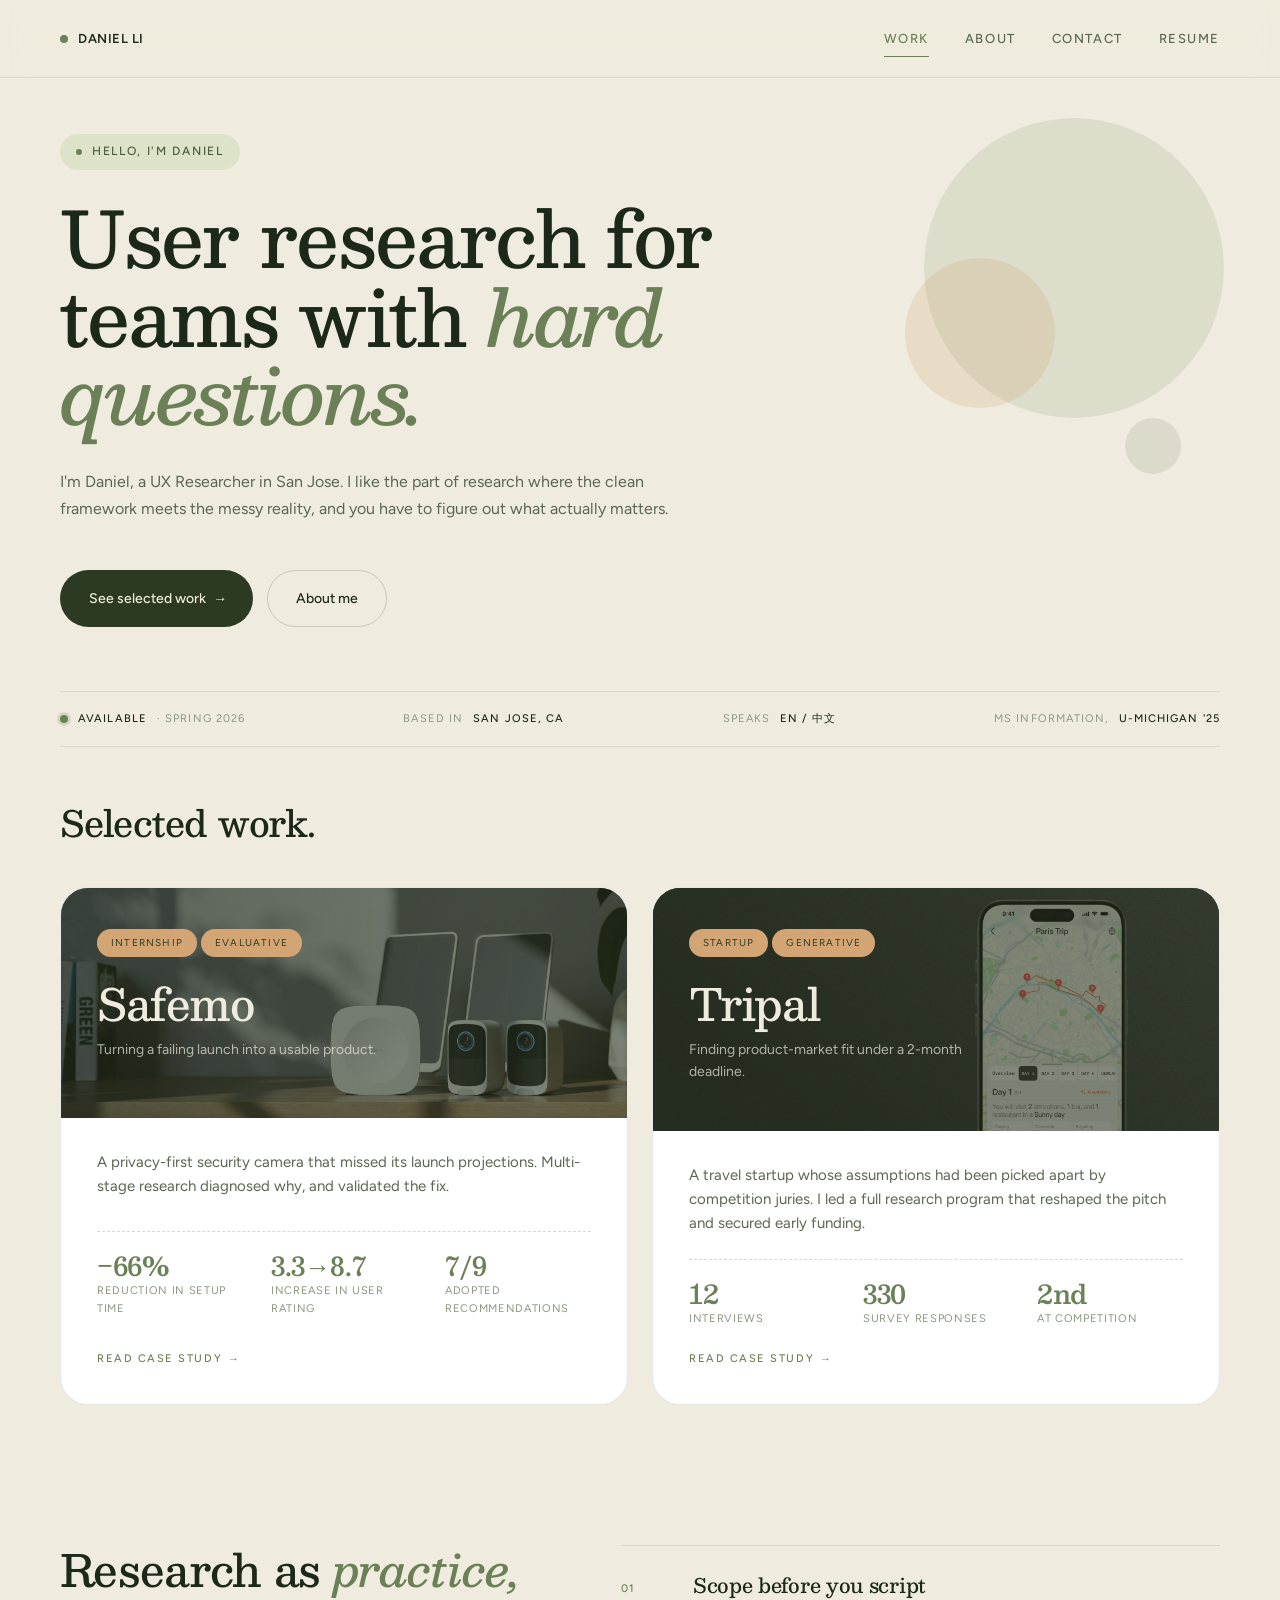
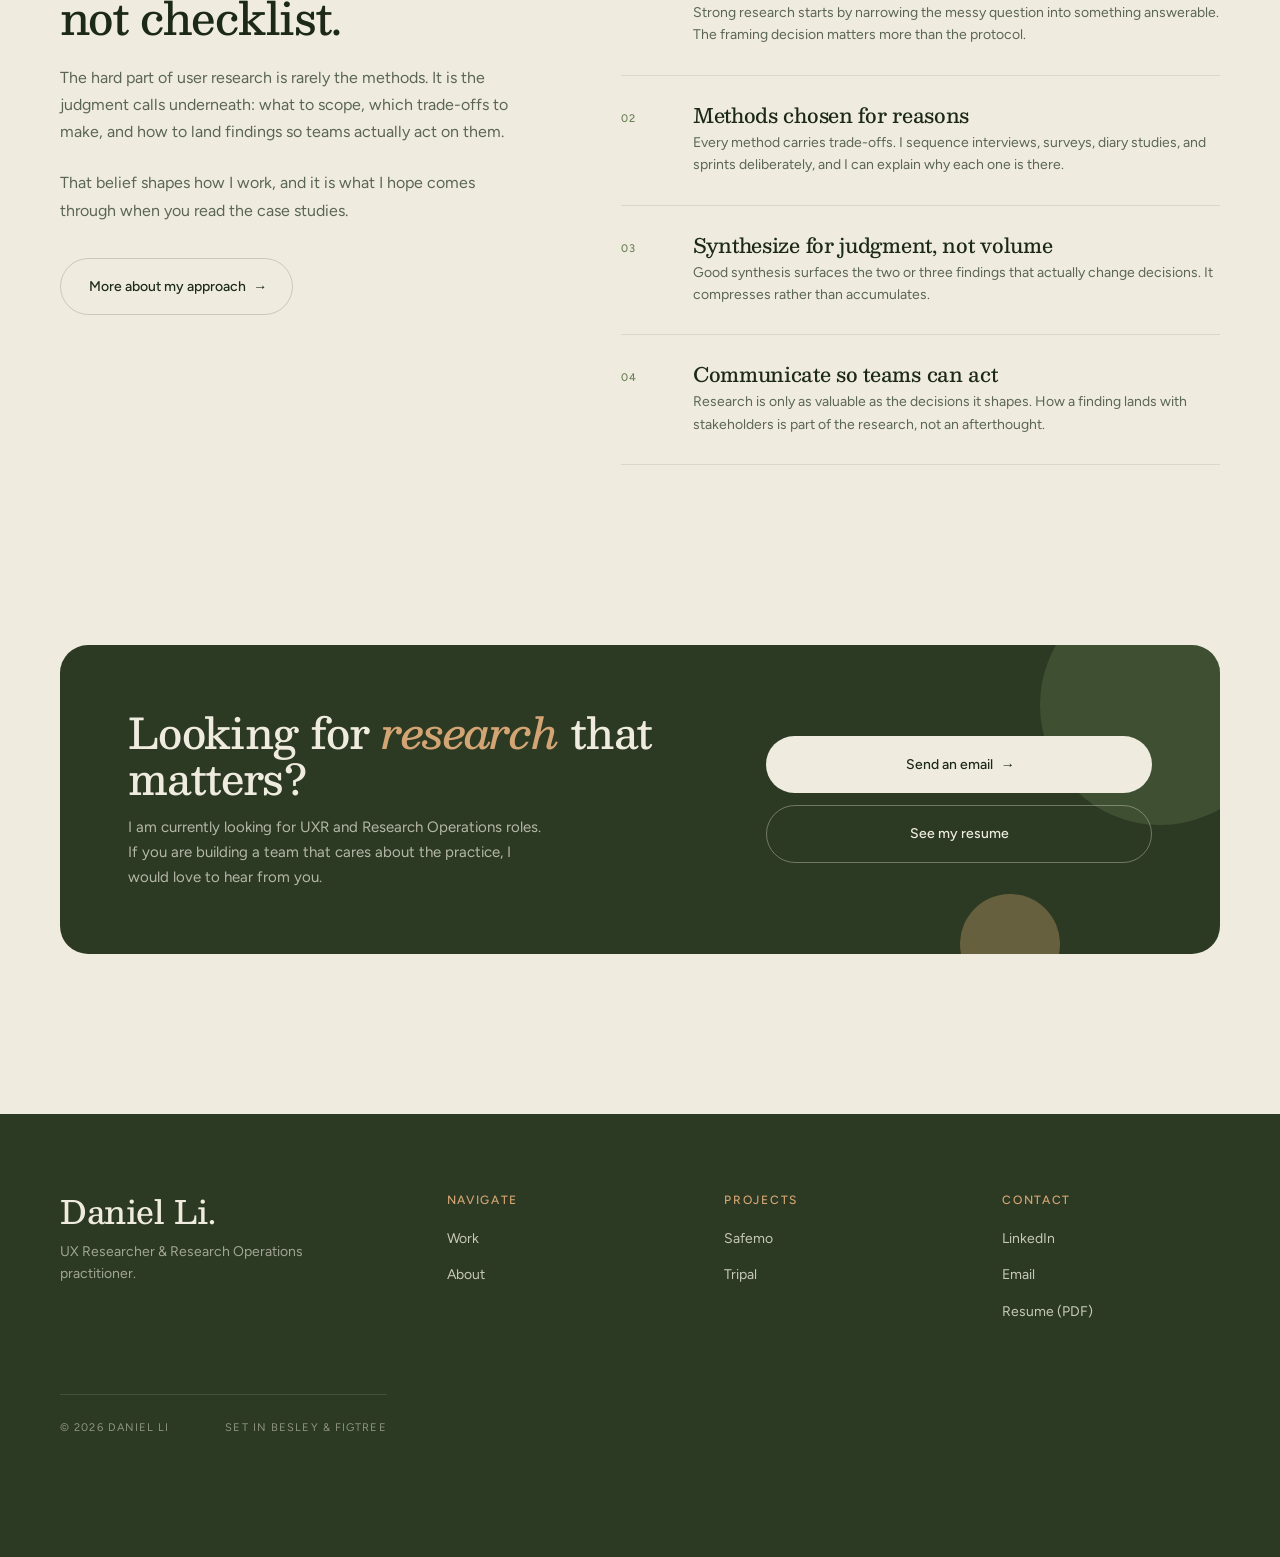
<file: index.html>
<!DOCTYPE html>
<html lang="en">
<head>
<meta charset="UTF-8">
<meta name="viewport" content="width=device-width, initial-scale=1.0">
<title>Daniel Li — UX Researcher &amp; Research Operations</title>
<meta name="description" content="Daniel Li is a UX Researcher and Research Operations practitioner based in Los Angeles.">
<link rel="stylesheet" href="fonts/fonts.css">
<link rel="stylesheet" href="styles.css">
<style>
  /* -------- HOME: Hero -------- */
  .home-hero {
    padding: 56px 0 64px;
    position: relative;
    overflow: hidden;
  }
  .home-hero .hero-shapes {
    position: absolute;
    top: 0;
    right: 0;
    width: 55%;
    height: 100%;
    pointer-events: none;
    z-index: 0;
  }

  .shape-moss {
    top: 40px;
    right: 8%;
    width: 300px;
    height: 300px;
    background: var(--primary);
    opacity: 0.13;
    animation: shapeFloat-a 22s ease-in-out infinite;
  }
  .shape-apricot {
    top: 180px;
    right: 32%;
    width: 150px;
    height: 150px;
    background: var(--accent);
    opacity: 0.22;
    animation: shapeFloat-b 18s ease-in-out -8s infinite;
  }
  .shape-small {
    top: 340px;
    right: 14%;
    width: 56px;
    height: 56px;
    background: var(--primary-dark);
    opacity: 0.12;
    animation: shapeFloat-c 14s ease-in-out -14s infinite;
  }

  @media (prefers-reduced-motion: reduce) {
    .shape-circle { animation: none; will-change: auto; }
  }

  @keyframes shapeFloat-a {
    0%, 100% { transform: translate(0, 0) scale(1); }
    20%       { transform: translate(-20px, 18px) scale(1.03); }
    45%       { transform: translate(14px, 28px) scale(0.97); }
    70%       { transform: translate(-8px, -16px) scale(1.02); }
  }
  @keyframes shapeFloat-b {
    0%, 100% { transform: translate(0, 0) scale(1); }
    30%       { transform: translate(16px, -22px) scale(1.06); }
    55%       { transform: translate(-18px, 12px) scale(0.95); }
    80%       { transform: translate(10px, 6px) scale(1.02); }
  }
  @keyframes shapeFloat-c {
    0%, 100% { transform: translate(0, 0) scale(1); }
    35%       { transform: translate(-12px, -18px) scale(1.08); }
    65%       { transform: translate(16px, 10px) scale(0.93); }
  }
  .home-hero .container {
    position: relative;
    z-index: 1;
  }
  .home-hero .eyebrow {
    margin-bottom: 28px;
  }
  .home-hero h1 {
    font-size: clamp(2.75rem, 6vw, 5rem);
    line-height: 1.02;
    font-weight: 500;
    letter-spacing: -0.025em;
    max-width: 920px;
    margin-bottom: 36px;
  }
  .home-hero h1 .line { display: block; }
  .home-hero h1 em { font-weight: 500; }
  .home-hero p {
    max-width: min(644px, 100%);
    margin-bottom: 48px;
  }
  .home-hero .cta-row {
    display: flex;
    gap: 14px;
    flex-wrap: wrap;
  }

  /* Status bar under hero */
  .status-bar {
    max-width: var(--container);
    margin: 0 auto;
    padding: 0 40px;
  }
  .status-bar .inner {
    display: flex;
    justify-content: space-between;
    align-items: center;
    padding: 18px 0;
    border-top: 1px solid var(--border);
    border-bottom: 1px solid var(--border);
    font-family: var(--font-mono);
    font-size: 11px;
    letter-spacing: 0.1em;
    text-transform: uppercase;
    color: var(--ink-3);
  }
  .status-bar .inner span { display: inline-flex; align-items: center; gap: 10px; }
  .status-bar .inner span b { color: var(--ink); font-weight: 500; }
  .status-bar .status-dot {
    display: inline-block;
    width: 8px; height: 8px;
    background: var(--primary);
    border-radius: 50%;
    box-shadow: 0 0 0 3px rgba(107, 128, 87, 0.2);
    animation: pulse 2s ease-in-out infinite;
  }
  @keyframes pulse {
    0%, 100% { box-shadow: 0 0 0 3px rgba(107, 128, 87, 0.2); }
    50% { box-shadow: 0 0 0 6px rgba(107, 128, 87, 0.08); }
  }

  /* -------- Featured Work -------- */
  .work-section {
    padding: 56px 0 40px;
  }
  .work-header {
    display: flex;
    justify-content: space-between;
    align-items: baseline;
    margin-bottom: 36px;
    flex-wrap: wrap;
    gap: 20px;
  }
  .work-header .headline {
    max-width: 560px;
  }
  .work-header h2 {
    font-size: clamp(1.75rem, 3vw, 2.25rem);
    margin-bottom: 8px;
  }
  .work-header p {
    font-size: 15px;
    color: var(--ink-2);
    max-width: 520px;
  }
  .work-header .count {
    font-family: var(--font-mono);
    font-size: 11px;
    letter-spacing: 0.12em;
    text-transform: uppercase;
    color: var(--ink-3);
  }

  /* Equal-weight project grid */
  .project-grid {
    display: grid;
    grid-template-columns: 1fr 1fr;
    gap: 24px;
  }
  .project-card {
    background: var(--bg-card);
    border: 1px solid var(--border);
    border-radius: var(--radius-xl);
    overflow: hidden;
    text-decoration: none;
    color: inherit;
    cursor: pointer;
    display: flex;
    flex-direction: column;
    transition: transform 0.35s ease, box-shadow 0.35s ease, border-color 0.35s ease;
  }
  .project-card:hover {
    transform: translateY(-4px);
    border-color: var(--primary);
    box-shadow: 0 30px 60px -30px rgba(28, 41, 25, 0.18);
  }
  .project-card .visual {
    background: var(--primary-deep);
    color: var(--bg);
    padding: 40px 36px 48px;
    position: relative;
    overflow: hidden;
    min-height: 230px;
  }
  .project-card .visual .tag {
    display: inline-block;
    font-family: var(--font-mono);
    font-size: 10px;
    letter-spacing: 0.12em;
    text-transform: uppercase;
    padding: 6px 14px;
    border-radius: var(--radius-pill);
    margin-bottom: 24px;
    background: rgba(239, 236, 223, 0.14);
    color: var(--bg);
  }
  .project-card .visual .tag.featured {
    background: var(--accent);
    color: var(--primary-deep);
  }
  .project-card .visual h3 {
    font-family: var(--font-display);
    font-size: 2.75rem;
    font-weight: 500;
    color: var(--bg);
    line-height: 1;
    letter-spacing: -0.02em;
    margin-bottom: 14px;
    position: relative;
    z-index: 1;
  }
  .project-card .visual h3 em {
    color: var(--accent);
    font-style: italic;
  }
  .project-card .visual .subtitle {
    font-size: 14px;
    color: rgba(239, 236, 223, 0.7);
    max-width: 280px;
    line-height: 1.55;
    position: relative;
    z-index: 1;
    margin: 0;
  }
  /* ---- Card banner backgrounds ---- */
  .safemo-card .visual {
    background-image: url('assets/safemo/safemo-case-study-banner.jpg');
    background-size: cover;
    background-position: center;
  }
  .tripal-card .visual {
    background-image: url('assets/tripal/tripal-case-study-banner.png');
    background-size: cover;
    background-position: center;
  }
  .safemo-card .visual::before,
  .tripal-card .visual::before {
    content: '';
    position: absolute;
    inset: 0;
    background: rgba(45, 58, 35, 0.60);
    z-index: 0;
    transition: opacity 0.4s ease;
  }
  .safemo-card:hover .visual::before,
  .tripal-card:hover .visual::before { opacity: 0; }
  .safemo-card .visual > *,
  .tripal-card .visual > * { position: relative; z-index: 1; }

  .project-card .content {
    padding: 32px 36px 36px;
    flex: 1;
    display: flex;
    flex-direction: column;
    justify-content: space-between;
  }
  .project-card .content .intro-text {
    font-size: 15px;
    line-height: 1.6;
    color: var(--ink-2);
    margin-bottom: 24px;
  }
  .project-card .metrics-row {
    display: flex;
    gap: 28px;
    padding-top: 20px;
    border-top: 1px dashed var(--border-strong);
    margin-bottom: 22px;
  }
  .metric-inline {
    flex: 1;
  }
  .metric-inline .num {
    font-family: var(--font-display);
    font-size: 1.625rem;
    font-weight: 600;
    color: var(--primary);
    line-height: 1;
    margin-bottom: 4px;
    letter-spacing: -0.015em;
  }
  .metric-inline .label {
    font-size: 11px;
    color: var(--ink-3);
    text-transform: uppercase;
    letter-spacing: 0.06em;
  }
  .project-card .read-more {
    display: inline-flex;
    align-items: center;
    gap: 8px;
    font-family: var(--font-mono);
    font-size: 11px;
    letter-spacing: 0.14em;
    text-transform: uppercase;
    color: var(--primary);
    font-weight: 500;
  }
  .project-card .read-more .arrow {
    transition: transform 0.3s;
  }
  .project-card:hover .read-more .arrow { transform: translateX(4px); }

  /* -------- Approach snapshot -------- */
  .approach-section {
    padding: 100px 0;
  }
  .approach-section .container {
    display: grid;
    grid-template-columns: 1fr 1.3fr;
    gap: 100px;
    align-items: start;
  }
  .approach-section .headline h2 {
    font-size: clamp(1.875rem, 3.5vw, 2.75rem);
    margin-bottom: 22px;
  }
  .approach-section .headline h2 em {
    color: var(--primary);
    font-weight: 500;
  }
  .approach-section .headline p {
    font-size: 16px;
    line-height: 1.7;
    color: var(--ink-2);
    margin-bottom: 24px;
  }
  .approach-section .headline .btn-secondary { margin-top: 10px; }

  .approach-list {
    list-style: none;
    counter-reset: approach;
  }
  .approach-list li {
    padding: 28px 0;
    border-top: 1px solid var(--border);
    display: grid;
    grid-template-columns: 48px 1fr;
    gap: 24px;
    counter-increment: approach;
  }
  .approach-list li:last-child { border-bottom: 1px solid var(--border); }
  .approach-list li::before {
    content: "0" counter(approach);
    font-family: var(--font-mono);
    font-size: 11px;
    color: var(--primary);
    font-weight: 500;
    letter-spacing: 0.1em;
    padding-top: 6px;
  }
  .approach-list h4 {
    font-family: var(--font-display);
    font-size: 1.25rem;
    font-weight: 500;
    margin-bottom: 6px;
  }
  .approach-list p {
    font-size: 14px;
    color: var(--ink-2);
    line-height: 1.6;
    margin: 0;
  }

  /* -------- Contact strip -------- */
  .contact-strip {
    padding: 80px 0 40px;
  }
  .contact-strip .inner {
    background: var(--primary-deep);
    color: var(--bg);
    border-radius: var(--radius-xl);
    padding: 64px 68px;
    display: grid;
    grid-template-columns: 1.5fr 1fr;
    gap: 60px;
    align-items: center;
    position: relative;
    overflow: hidden;
  }
  .contact-strip .inner .decor {
    top: -60px;
    right: -60px;
    width: 240px;
    height: 240px;
    background: var(--primary);
    opacity: 0.3;
  }
  .contact-strip .inner .decor-2 {
    bottom: -40px;
    right: 160px;
    width: 100px;
    height: 100px;
    background: var(--accent);
    opacity: 0.35;
  }
  .contact-strip h2 {
    font-size: clamp(1.875rem, 3.4vw, 2.625rem);
    color: var(--bg);
    line-height: 1.1;
    margin-bottom: 14px;
    position: relative;
    z-index: 1;
  }
  .contact-strip h2 em { color: var(--accent); }
  .contact-strip p {
    font-size: 15px;
    color: rgba(239, 236, 223, 0.7);
    max-width: 420px;
    position: relative;
    z-index: 1;
    margin: 0;
  }
  .contact-strip .actions {
    display: flex;
    flex-direction: column;
    gap: 12px;
    position: relative;
    z-index: 1;
  }
  .contact-strip .actions .btn {
    justify-content: center;
  }

  /* -------- Responsive -------- */
  @media (max-width: 980px) {
    .home-hero { padding: 40px 0 56px; }
    .home-hero .hero-shapes { opacity: 0.5; }
    .shape-moss { width: 200px; height: 200px; top: 20px; right: -40px; }
    .shape-apricot { width: 100px; height: 100px; top: 140px; right: 80px; }
    .shape-small { display: none; }
    .status-bar .inner {
      flex-direction: column;
      align-items: flex-start;
      gap: 10px;
      padding: 16px 0;
    }
    .work-section { padding: 56px 0 30px; }
    .project-grid { grid-template-columns: 1fr; gap: 20px; }
    .project-card .visual { padding: 36px 32px 40px; min-height: 200px; }
    .project-card .visual h3 { font-size: 2.25rem; }
    .project-card .content { padding: 28px 32px 32px; }
    .approach-section { padding: 72px 0; }
    .approach-section .container {
      grid-template-columns: 1fr;
      gap: 48px;
    }
    .contact-strip .inner {
      grid-template-columns: 1fr;
      padding: 48px 36px;
      gap: 32px;
    }
    .contact-strip .actions .btn { width: 100%; }
  }
  @media (max-width: 600px) {
    .project-card .metrics-row {
      flex-direction: column;
      gap: 14px;
    }
    .contact-strip .inner { padding: 36px 26px; }
  }
</style>
</head>
<body>

<!-- ============ HEADER ============ -->
<header class="site-header">
  <nav class="nav">
    <a href="index.html" class="nav-logo">Daniel Li</a>
    <div class="nav-links">
      <a href="index.html" class="active">Work</a>
      <a href="about.html">About</a>
      <a href="mailto:zhiboliuxr@gmail.com">Contact</a>
      <a href="assets/daniel-li-resume.pdf" target="_blank">Resume</a>
    </div>
  </nav>
</header>

<!-- ============ HERO ============ -->
<section class="home-hero">
  <div class="hero-shapes">
    <div class="shape-circle shape-moss"></div>
    <div class="shape-circle shape-apricot"></div>
    <div class="shape-circle shape-small"></div>
  </div>
  <div class="container">
    <div class="eyebrow">Hello, I'm Daniel</div>
    <h1>
      <span class="line">User research for</span>
      <span class="line">teams with <em>hard questions.</em></span>
    </h1>
    <p>I'm Daniel, a UX Researcher in San Jose. I like the part of research where the clean framework meets the messy reality, and you have to figure out what actually matters. </p>
    <div class="cta-row">
      <a href="#work" class="btn btn-primary">See selected work <span class="arrow">→</span></a>
      <a href="about.html" class="btn btn-secondary">About me</a>
    </div>
  </div>
</section>

<!-- ============ STATUS BAR ============ -->
<div class="status-bar">
  <div class="inner">
    <span><i class="status-dot"></i> <b>Available</b> · Spring 2026</span>
    <span>Based in <b>San Jose, CA</b></span>
    <span>Speaks <b>EN / 中文</b></span>
    <span>MS Information, <b>U-Michigan '25</b></span>
  </div>
</div>

<!-- ============ SELECTED WORK ============ -->
<section class="work-section" id="work">
  <div class="container">
    <div class="work-header">
      <div class="headline">
        <h2>Selected work.</h2>
      </div>

    </div>

    <div class="project-grid">
      <!-- SAFEMO CARD -->
      <a href="safemo.html" class="project-card safemo-card">
        <div class="visual">
          <span class="tag featured">Internship</span>
          <span class="tag featured">Evaluative</span>
          <h3>Safemo</h3>
          <p class="subtitle">Turning a failing launch into a usable product.</p>
        </div>
        <div class="content">
          <p class="intro-text">A privacy-first security camera that missed its launch projections. Multi-stage research diagnosed why, and validated the fix.</p>
          <div class="metrics-row">
            <div class="metric-inline">
              <div class="num">−66%</div>
              <div class="label">Reduction in setup time</div>
            </div>
            <div class="metric-inline">
              <div class="num">3.3→8.7</div>
              <div class="label">Increase in User Rating</div>
            </div>
            <div class="metric-inline">
              <div class="num">7/9</div>
              <div class="label">Adopted Recommendations</div>
            </div>
          </div>
          <span class="read-more">Read case study <span class="arrow">→</span></span>
        </div>
      </a>

      <!-- TRIPAL CARD -->
      <a href="tripal.html" class="project-card tripal-card">
        <div class="visual">
          <span class="tag featured">Startup</span>
          <span class="tag featured">Generative</span>
          <h3>Tripal</h3>
          <p class="subtitle">Finding product-market fit under a 2-month deadline.</p>
        </div>
        <div class="content">
          <p class="intro-text">A travel startup whose assumptions had been picked apart by competition juries. I led a full research program that reshaped the pitch and secured early funding.</p>
          <div class="metrics-row">
            <div class="metric-inline">
              <div class="num">12</div>
              <div class="label">Interviews</div>
            </div>
            <div class="metric-inline">
              <div class="num">330</div>
              <div class="label">Survey responses</div>
            </div>
            <div class="metric-inline">
              <div class="num">2nd</div>
              <div class="label">At competition</div>
            </div>
          </div>
          <span class="read-more">Read case study <span class="arrow">→</span></span>
        </div>
      </a>
    </div>
  </div>
</section>

<!-- ============ APPROACH ============ -->
<section class="approach-section">
  <div class="container">
    <div class="headline">
      <h2>Research as <em>practice,</em> not checklist.</h2>
      <p>The hard part of user research is rarely the methods. It is the judgment calls underneath: what to scope, which trade-offs to make, and how to land findings so teams actually act on them.</p>
      <p>That belief shapes how I work, and it is what I hope comes through when you read the case studies.</p>
      <a href="about.html" class="btn btn-secondary">More about my approach <span class="arrow">→</span></a>
    </div>
    <ol class="approach-list">
      <li>
        <div>
          <h4>Scope before you script</h4>
          <p>Strong research starts by narrowing the messy question into something answerable. The framing decision matters more than the protocol.</p>
        </div>
      </li>
      <li>
        <div>
          <h4>Methods chosen for reasons</h4>
          <p>Every method carries trade-offs. I sequence interviews, surveys, diary studies, and sprints deliberately, and I can explain why each one is there.</p>
        </div>
      </li>
      <li>
        <div>
          <h4>Synthesize for judgment, not volume</h4>
          <p>Good synthesis surfaces the two or three findings that actually change decisions. It compresses rather than accumulates.</p>
        </div>
      </li>
      <li>
        <div>
          <h4>Communicate so teams can act</h4>
          <p>Research is only as valuable as the decisions it shapes. How a finding lands with stakeholders is part of the research, not an afterthought.</p>
        </div>
      </li>
    </ol>
  </div>
</section>

<!-- ============ CONTACT STRIP ============ -->
<section class="contact-strip">
  <div class="container">
    <div class="inner">
      <div>
        <h2>Looking for <em>research</em> that matters?</h2>
        <p>I am currently looking for UXR and Research Operations roles. If you are building a team that cares about the practice, I would love to hear from you.</p>
      </div>
      <div class="actions">
        <a href="mailto:zhiboliuxr@gmail.com" class="btn btn-primary btn-on-dark">Send an email <span class="arrow">→</span></a>
        <a href="assets/daniel-li-resume.pdf" target="_blank" class="btn btn-secondary btn-on-dark">See my resume</a>
      </div>
      <div class="decor decor-blob"></div>
      <div class="decor-2 decor-blob"></div>
    </div>
  </div>
</section>

<!-- ============ FOOTER ============ -->
<footer class="site-footer">
  <div class="container">
    <div class="footer-intro">
      <h3>Daniel Li.</h3>
      <p class="tagline">UX Researcher &amp; Research Operations practitioner.</p>
    </div>
    <div class="footer-col">
      <h4>Navigate</h4>
      <ul>
        <li><a href="index.html">Work</a></li>
        <li><a href="about.html">About</a></li>
      </ul>
    </div>
    <div class="footer-col">
      <h4>Projects</h4>
      <ul>
        <li><a href="safemo.html">Safemo</a></li>
        <li><a href="tripal.html">Tripal</a></li>
      </ul>
    </div>
    <div class="footer-col">
      <h4>Contact</h4>
      <ul>
        <li><a href="https://www.linkedin.com/in/zhibo-li-ux/">LinkedIn</a></li>
        <li><a href="mailto:zhiboliuxr@gmail.com">Email</a></li>
        <li><a href="assets/daniel-li-resume.pdf" target="_blank">Resume (PDF)</a></li>
      </ul>
    </div>
    <div class="colophon">
      <span>© 2026 Daniel Li</span>
      <span>Set in Besley &amp; Figtree</span>
    </div>
  </div>
</footer>

</body>
</html>
</file>
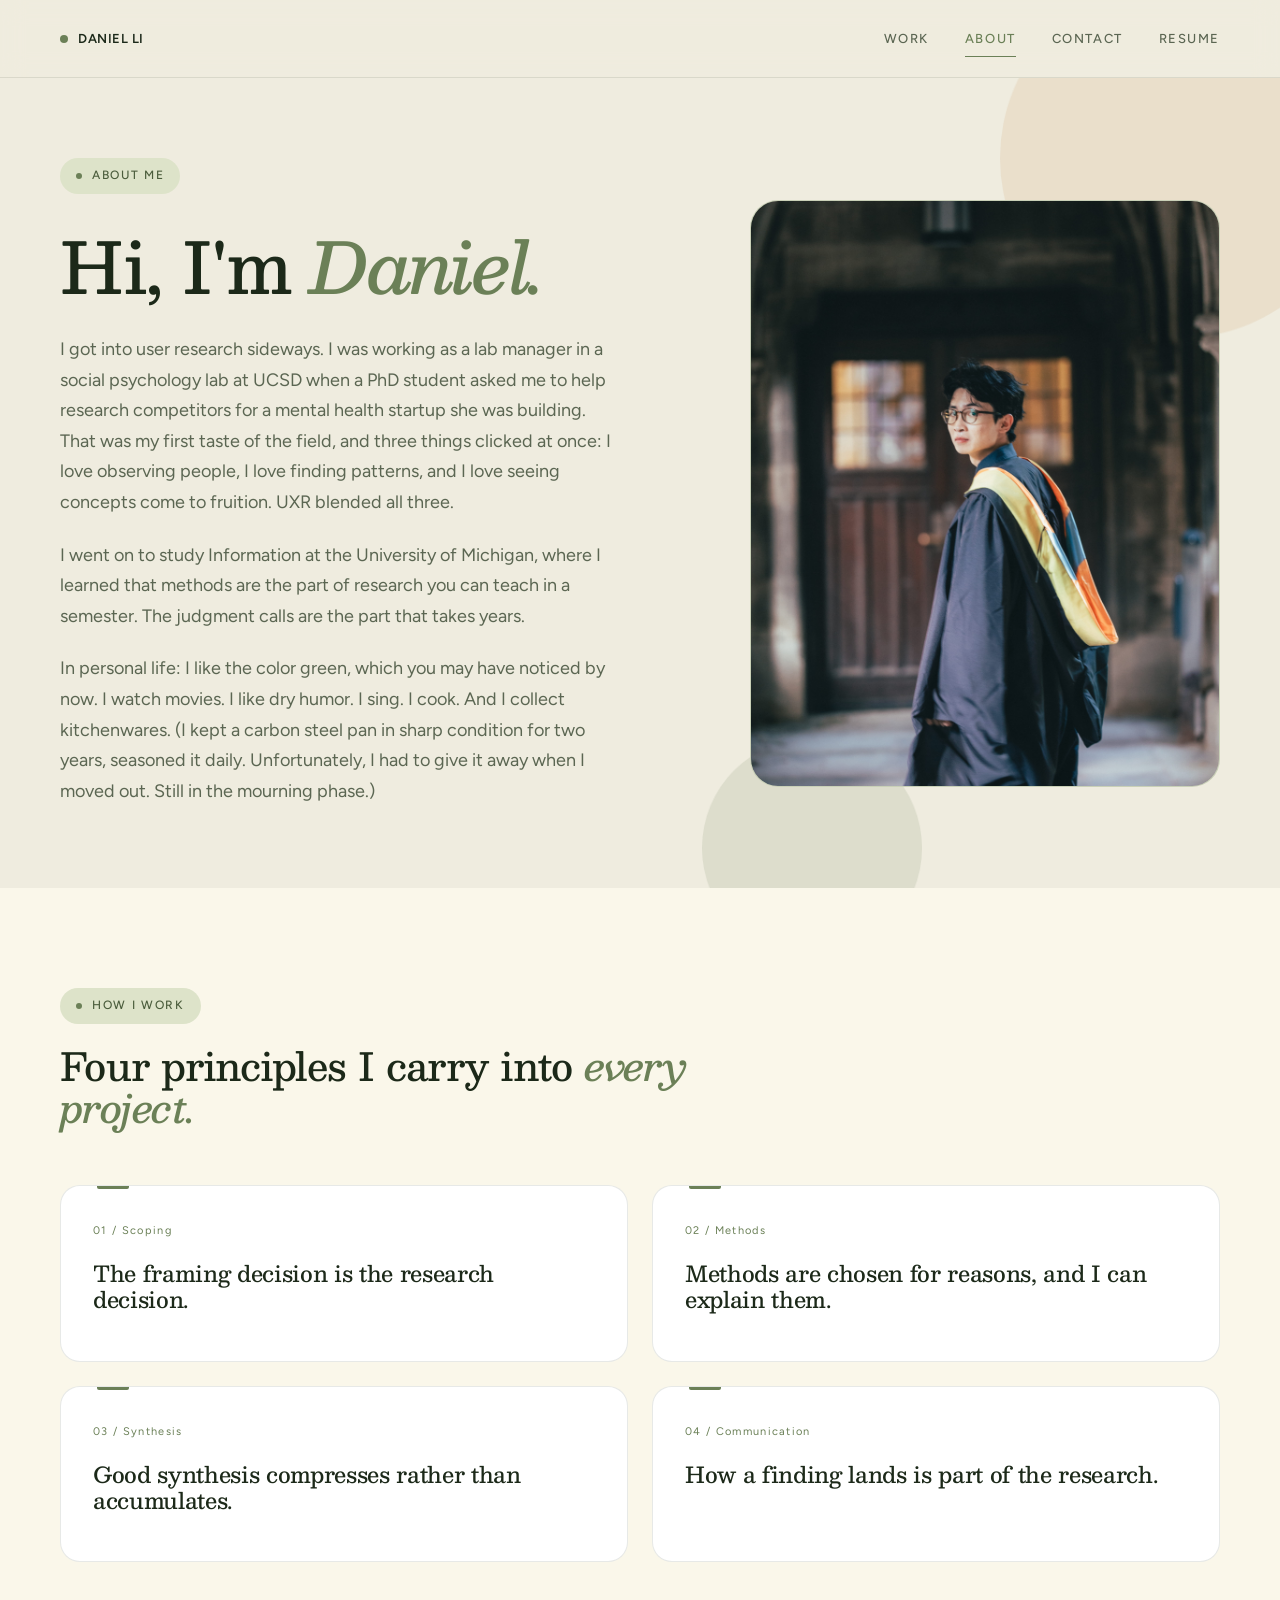
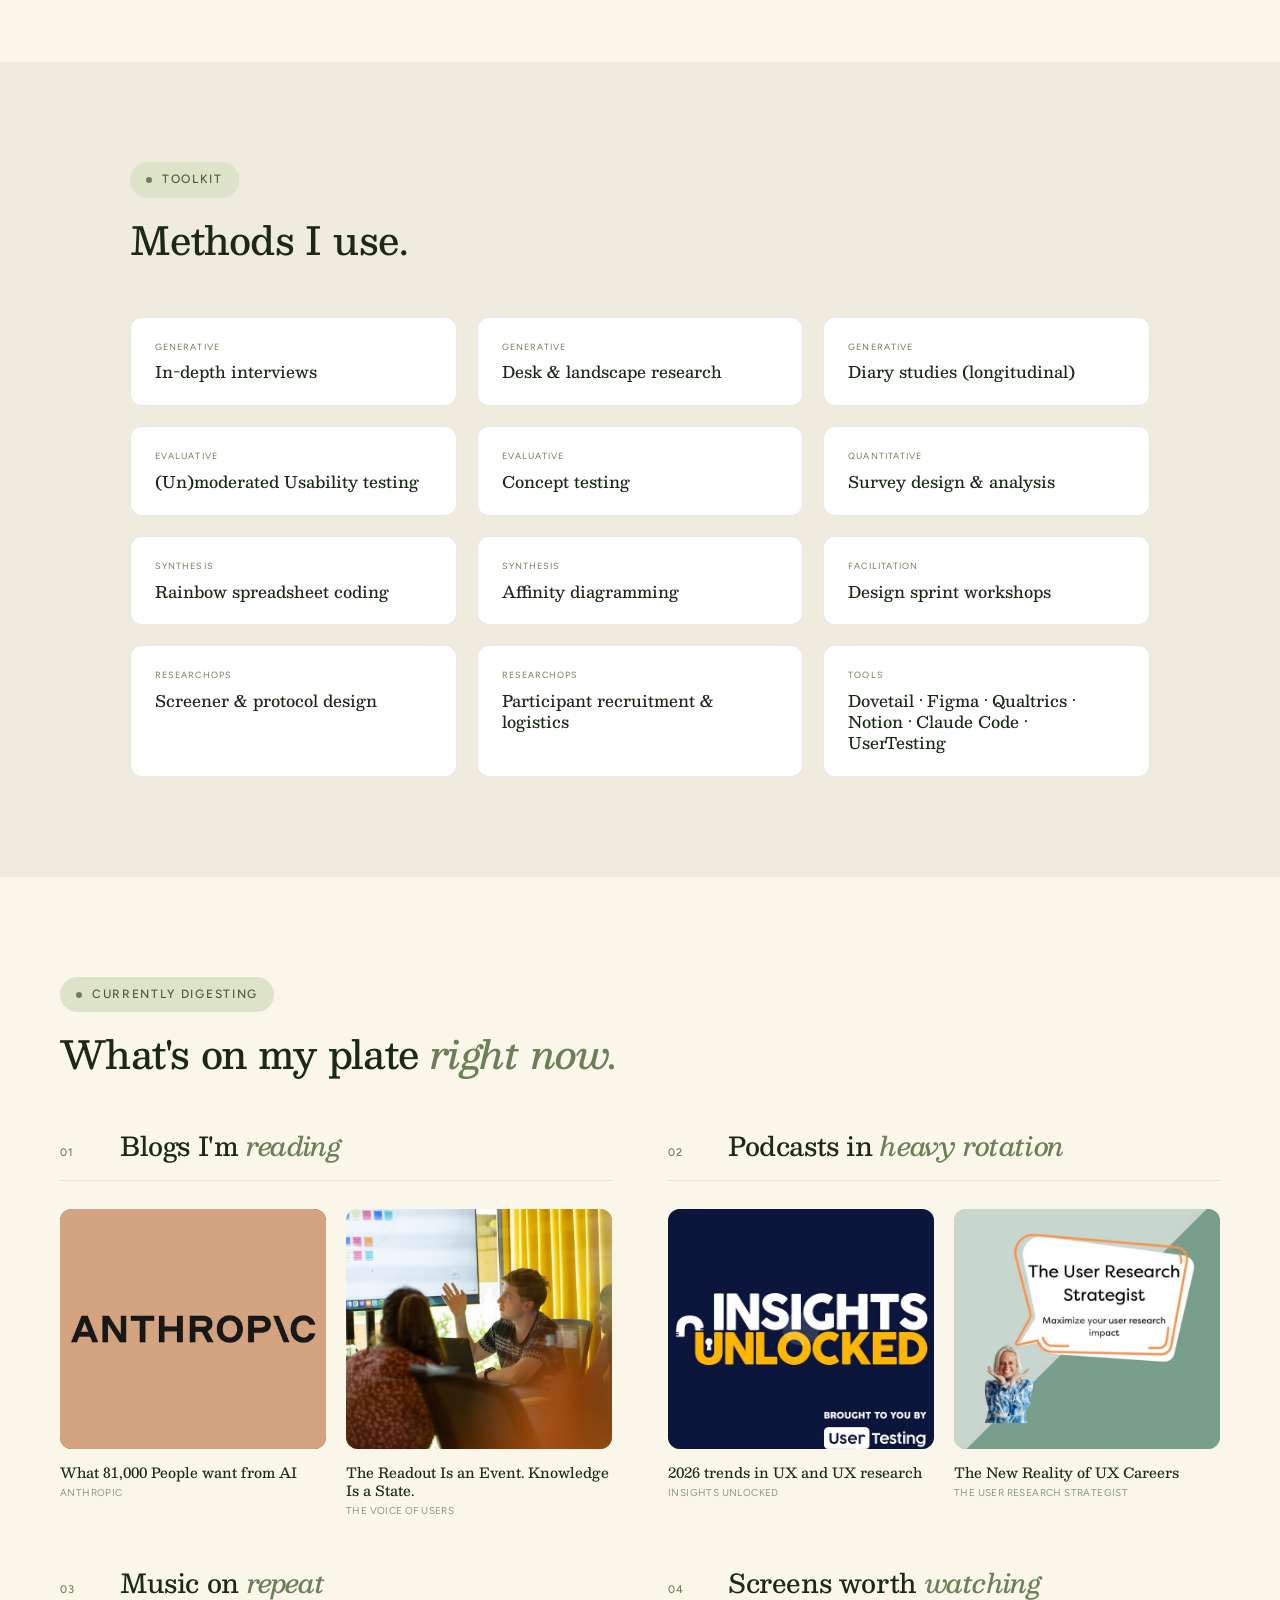
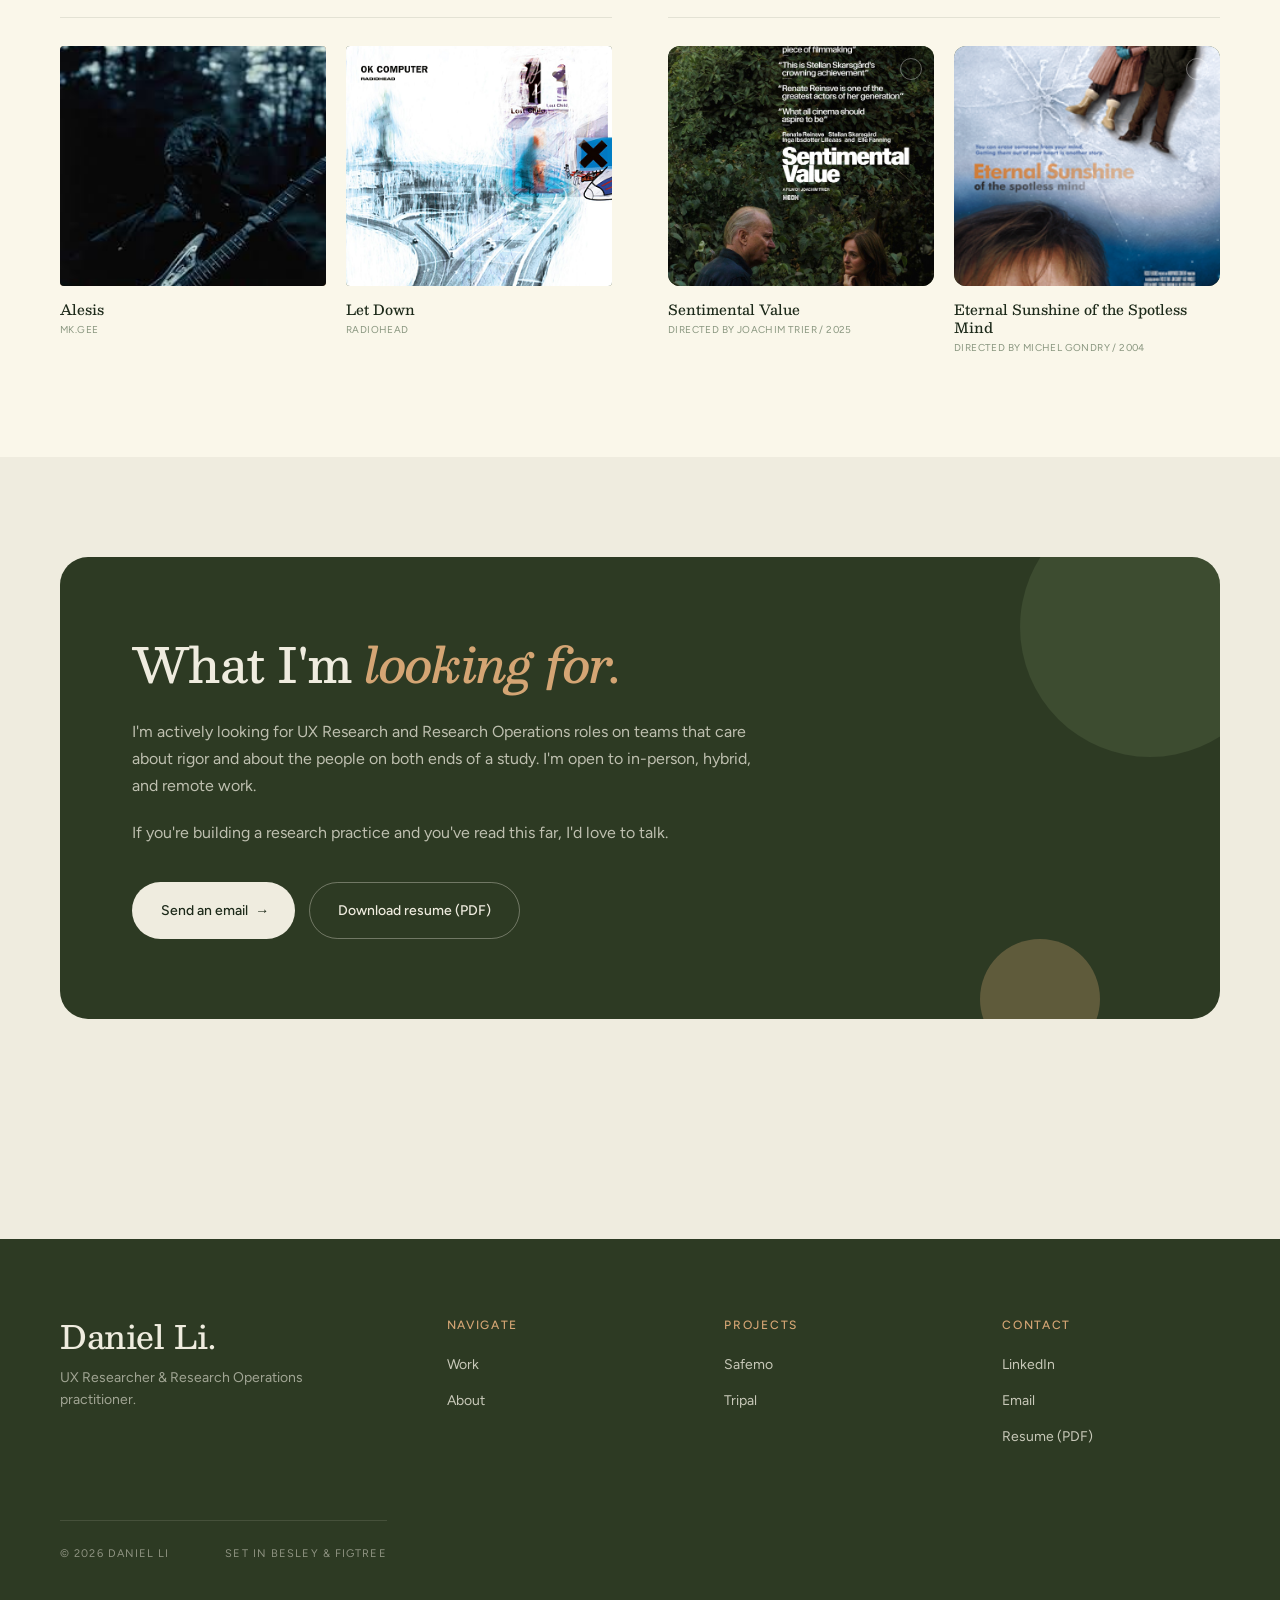
<file: about.html>
<!DOCTYPE html>
<html lang="en">
<head>
<meta charset="UTF-8">
<meta name="viewport" content="width=device-width, initial-scale=1.0">
<title>About — Daniel Li</title>
<meta name="description" content="About Daniel Li — UX Researcher and Research Operations practitioner. Background, approach, methods, and what I'm looking for.">
<link rel="stylesheet" href="fonts/fonts.css">
<link rel="stylesheet" href="styles.css">
<style>
  /* -------- About Hero -------- */
  .about-hero {
    padding: 80px 0 60px;
    position: relative;
    overflow: hidden;
  }

  .hero-orbs {
    position: absolute;
    inset: 0;
    pointer-events: none;
    z-index: 0;
  }

  .orb-a {
    width: 360px;
    height: 360px;
    top: -100px;
    right: -80px;
    background: var(--accent);
    opacity: 0.18;
    animation: orbFloat-a 21s ease-in-out infinite;
  }
  .orb-b {
    width: 220px;
    height: 220px;
    bottom: -70px;
    right: 28%;
    background: var(--primary);
    opacity: 0.14;
    animation: orbFloat-b 27s ease-in-out infinite;
    animation-delay: -12s;
  }
  .orb-c {
    width: 90px;
    height: 90px;
    top: 38%;
    right: 6%;
    background: var(--primary-dark);
    opacity: 0.13;
    animation: orbFloat-c 17s ease-in-out infinite;
    animation-delay: -6s;
  }
  @media (prefers-reduced-motion: reduce) {
    .orb { animation: none; will-change: auto; }
  }

  @keyframes orbFloat-a {
    0%, 100% { transform: translate(0, 0) scale(1); }
    20%       { transform: translate(-22px, 16px) scale(1.03); }
    45%       { transform: translate(16px, 30px) scale(0.97); }
    70%       { transform: translate(-10px, -18px) scale(1.02); }
  }
  @keyframes orbFloat-b {
    0%, 100% { transform: translate(0, 0) scale(1); }
    25%       { transform: translate(18px, -26px) scale(1.05); }
    55%       { transform: translate(-20px, 14px) scale(0.95); }
    80%       { transform: translate(10px, 8px) scale(1.02); }
  }
  @keyframes orbFloat-c {
    0%, 100% { transform: translate(0, 0) scale(1); }
    35%       { transform: translate(-14px, -20px) scale(1.07); }
    65%       { transform: translate(18px, 12px) scale(0.94); }
  }
  .about-hero .container {
    position: relative;
    z-index: 1;
    display: grid;
    grid-template-columns: 1.3fr 1fr;
    gap: 80px;
    align-items: center;
  }
  .about-hero .text .eyebrow { margin-bottom: 36px; }
  .about-hero h1 {
    font-size: clamp(2.75rem, 5.5vw, 4.75rem);
    line-height: 1.02;
    letter-spacing: -0.02em;
    margin-bottom: 32px;
    max-width: 720px;
  }
  .about-hero h1 em { color: var(--primary); }
  .about-hero .lede {
    font-size: 18px;
    line-height: 1.7;
    color: var(--ink-2);
    max-width: 560px;
    margin-bottom: 22px;
  }

  /* Portrait placeholder */
  .portrait-frame {
    position: relative;
    aspect-ratio: 4 / 5;
    border-radius: var(--radius-xl);
    overflow: hidden;
    background: var(--bg-sage);
    border: 1px solid var(--border);
  }
  .portrait-frame .placeholder {
    position: absolute;
    inset: 0;
    display: flex;
    flex-direction: column;
    align-items: center;
    justify-content: center;
    gap: 18px;
    color: var(--primary-dark);
    text-align: center;
    padding: 32px;
  }
  .portrait-frame .placeholder .avatar {
    width: 120px;
    height: 120px;
    border-radius: 50%;
    background: var(--primary);
    display: flex;
    align-items: center;
    justify-content: center;
    font-family: var(--font-display);
    font-size: 3rem;
    font-weight: 500;
    color: var(--bg);
  }
  .portrait-frame .placeholder .note {
    font-family: var(--font-mono);
    font-size: 10px;
    letter-spacing: 0.12em;
    text-transform: uppercase;
    color: var(--primary-dark);
    opacity: 0.75;
    line-height: 1.6;
  }
  .portrait-frame img {
    width: 100%;
    height: 100%;
    object-fit: cover;
    display: block;
  }

  /* -------- Bio sections -------- */
  .bio-section {
    padding: 100px 0;
  }
  .bio-section .container {
    max-width: 880px;
  }
  .bio-section h2 {
    font-size: clamp(1.875rem, 3.2vw, 2.75rem);
    margin-bottom: 32px;
  }
  .bio-section h2 em { color: var(--primary); }
  .bio-section p {
    font-size: 17px;
    line-height: 1.75;
    color: var(--ink-2);
    margin-bottom: 1.25rem;
  }
  .bio-section p strong { color: var(--ink); font-weight: 500; }

  /* -------- Section headers -------- */
  .section-head {
    margin-bottom: 56px;
  }
  .section-head .eyebrow { margin-bottom: 20px; }
  .section-head h2 {
    font-size: clamp(1.75rem, 3vw, 2.5rem);
    max-width: 720px;
  }

  /* -------- Approach (expanded) -------- */
  .approach-deep {
    padding: 100px 0;
    background: var(--bg-alt);
  }
  .approach-grid {
    display: grid;
    grid-template-columns: repeat(2, 1fr);
    gap: 24px;
  }
  .approach-tile {
    padding: 36px 32px;
    position: relative;
  }
  .approach-tile .num {
    font-family: var(--font-mono);
    font-size: 11px;
    letter-spacing: 0.12em;
    color: var(--primary);
    margin-bottom: 20px;
    display: block;
  }
  .approach-tile h3 {
    font-family: var(--font-display);
    font-size: 1.375rem;
    font-weight: 500;
    margin-bottom: 12px;
    line-height: 1.2;
  }
  .approach-tile p {
    font-size: 14px;
    line-height: 1.6;
    color: var(--ink-2);
    margin: 0;
  }
  .approach-tile .accent-line {
    position: absolute;
    top: 0;
    left: 36px;
    width: 32px;
    height: 3px;
    background: var(--primary);
    border-radius: 0 0 2px 2px;
  }

  /* -------- Methods -------- */
  .methods-section {
    padding: 100px 0;
  }
  .methods-section .container {
    max-width: 1100px;
  }
  .methods-grid {
    display: grid;
    grid-template-columns: repeat(3, 1fr);
    gap: 20px;
  }
  .method-pill {
    padding: 22px 24px;
    background: var(--bg-card);
    border: 1px solid var(--border);
    border-radius: var(--radius-md);
    transition: border-color 0.3s, background 0.3s;
  }
  .method-pill:hover {
    border-color: var(--primary);
    background: var(--bg-sage);
  }
  .method-pill .method-label {
    font-family: var(--font-mono);
    font-size: 9px;
    letter-spacing: 0.12em;
    text-transform: uppercase;
    color: var(--primary);
    margin-bottom: 8px;
  }
  .method-pill .method-name {
    font-family: var(--font-display);
    font-size: 1rem;
    font-weight: 500;
    color: var(--ink);
    line-height: 1.3;
  }

  /* -------- What I'm Digesting -------- */
  .digesting-section {
    padding: 100px 0;
    background: var(--bg-alt);
  }
  .digesting-category {
    margin-bottom: 56px;
  }
  .digesting-category:last-child { margin-bottom: 0; }
  .digesting-category-header {
    display: grid;
    grid-template-columns: 40px 1fr auto;
    gap: 20px;
    align-items: baseline;
    margin-bottom: 28px;
    padding-bottom: 18px;
    border-bottom: 1px solid var(--border);
  }
  .digesting-category-header .cat-num {
    font-family: var(--font-mono);
    font-size: 11px;
    letter-spacing: 0.12em;
    color: var(--primary);
    font-weight: 500;
  }
  .digesting-category-header h3 {
    font-family: var(--font-display);
    font-size: 1.625rem;
    font-weight: 500;
    line-height: 1.15;
    color: var(--ink);
    margin: 0;
  }
  .digesting-category-header h3 em {
    color: var(--primary);
    font-style: italic;
  }
  .digesting-category-header .cat-count {
    font-family: var(--font-mono);
    font-size: 10px;
    letter-spacing: 0.12em;
    text-transform: uppercase;
    color: var(--ink-3);
  }

  .digest-grid {
    display: grid;
    grid-template-columns: 1fr 1fr;
    gap: 48px 56px;
  }

  .digesting-category { margin-bottom: 0; }

  .digesting-items {
    display: grid;
    gap: 20px;
  }

  /* Each category gets its own item shape */
  .digesting-items.books { grid-template-columns: repeat(2, 1fr); }
  .digesting-items.podcasts { grid-template-columns: repeat(2, 1fr); }
  .digesting-items.music { grid-template-columns: repeat(2, 1fr); }
  .digesting-items.film { grid-template-columns: repeat(2, 1fr); }

  .dig-item {
    cursor: pointer;
    transition: transform 0.3s ease;
  }
  .dig-item:hover { transform: translateY(-3px); }

  /* Shared cover height — aligns all categories in the 2×2 grid */
  .dig-item .cover {
    height: 240px;
    position: relative;
    overflow: hidden;
    margin-bottom: 14px;
  }
  .dig-item .cover img {
    position: absolute;
    inset: 0;
    width: 100%;
    height: 100%;
    object-fit: cover;
    display: block;
  }

  /* Book items */
  .dig-item.book .cover {
    border-radius: var(--radius-md);
  }
  .dig-item.book .cover::before {
    content: '';
    position: absolute;
    inset: 0;
    background-image: repeating-linear-gradient(
      135deg,
      transparent 0,
      transparent 14px,
      rgba(255, 255, 255, 0.04) 14px,
      rgba(255, 255, 255, 0.04) 15px
    );
  }

  /* Podcast items */
  .dig-item.podcast .cover {
    border-radius: var(--radius-md);
  }
  .dig-item.podcast .cover::before {
    content: '';
    position: absolute;
    inset: 20%;
    border-radius: 50%;
    border: 1px solid rgba(255, 255, 255, 0.18);
  }
  .dig-item.podcast .cover::after {
    content: '';
    position: absolute;
    top: 50%;
    left: 50%;
    transform: translate(-50%, -50%);
    width: 14%;
    height: 14%;
    border-radius: 50%;
    background: rgba(255, 255, 255, 0.15);
  }

  /* Music items */
  .dig-item.music .cover {
    border-radius: var(--radius-sm);
  }
  .dig-item.music .cover::before {
    content: '';
    position: absolute;
    inset: 0;
    background-image:
      radial-gradient(circle at 30% 30%, rgba(255,255,255,0.1) 0%, transparent 50%),
      radial-gradient(circle at 70% 70%, rgba(0,0,0,0.12) 0%, transparent 50%);
  }

  /* Film items */
  .dig-item.film .cover {
    border-radius: var(--radius-md);
  }
  .dig-item.film .cover::before {
    content: '';
    position: absolute;
    inset: 0;
    background: linear-gradient(to top, rgba(0,0,0,0.3), transparent 50%);
  }
  .dig-item.film .cover::after {
    content: '';
    position: absolute;
    top: 12px;
    right: 12px;
    width: 22px;
    height: 22px;
    border-radius: 50%;
    border: 1.5px solid rgba(255,255,255,0.35);
  }

  /* Color variations per item (so placeholders are visually varied) */
  .dig-item.book:nth-child(1) .cover { background: var(--primary-deep); }
  .dig-item.book:nth-child(2) .cover { background: var(--accent-dark); }
  .dig-item.book:nth-child(3) .cover { background: var(--primary-dark); }
  .dig-item.book:nth-child(4) .cover { background: #5a4a38; }

  .dig-item.podcast:nth-child(1) .cover { background: var(--primary); }
  .dig-item.podcast:nth-child(2) .cover { background: var(--accent); }
  .dig-item.podcast:nth-child(3) .cover { background: var(--primary-deep); }
  .dig-item.podcast:nth-child(4) .cover { background: var(--primary-dark); }

  .dig-item.music:nth-child(1) .cover { background: var(--accent-dark); }
  .dig-item.music:nth-child(2) .cover { background: var(--primary-dark); }
  .dig-item.music:nth-child(3) .cover { background: var(--primary-deep); }
  .dig-item.music:nth-child(4) .cover { background: var(--accent); }

  .dig-item.film:nth-child(1) .cover { background: var(--primary-deep); }
  .dig-item.film:nth-child(2) .cover { background: var(--primary-dark); }
  .dig-item.film:nth-child(3) .cover { background: var(--accent-dark); }

  .dig-item .dig-title {
    font-family: var(--font-display);
    font-size: 14px;
    font-weight: 500;
    line-height: 1.3;
    color: var(--ink);
    margin-bottom: 4px;
  }
  .dig-item .dig-meta {
    font-family: var(--font-mono);
    font-size: 10px;
    letter-spacing: 0.04em;
    color: var(--ink-3);
    text-transform: uppercase;
  }
  .dig-item.placeholder .dig-title { color: var(--ink-3); font-style: italic; }
  .dig-item.placeholder .dig-meta::before { content: "+ "; color: var(--primary); }

  @media (max-width: 900px) {
    .digesting-section { padding: 72px 0; }
    .digest-grid { grid-template-columns: 1fr; gap: 40px; }
    .digesting-items.books,
    .digesting-items.podcasts,
    .digesting-items.music,
    .digesting-items.film { grid-template-columns: repeat(2, 1fr); }
    .digesting-category-header { grid-template-columns: 32px 1fr; }
    .digesting-category-header .cat-count { display: none; }
    .digesting-category-header h3 { font-size: 1.375rem; }
  }

  /* -------- Education / Timeline -------- */
  .edu-section {
    padding: 100px 0;
  }
  .edu-section .container {
    display: grid;
    grid-template-columns: 1fr 1.6fr;
    gap: 80px;
  }
  .edu-timeline {
    position: relative;
  }
  .edu-timeline::before {
    content: '';
    position: absolute;
    left: 7px;
    top: 14px;
    bottom: 14px;
    width: 1px;
    background: var(--border-strong);
  }
  .edu-item {
    position: relative;
    padding-left: 40px;
    padding-bottom: 40px;
  }
  .edu-item:last-child { padding-bottom: 0; }
  .edu-item::before {
    content: '';
    position: absolute;
    left: 0;
    top: 8px;
    width: 15px;
    height: 15px;
    border-radius: 50%;
    background: var(--bg-alt);
    border: 2px solid var(--primary);
  }
  .edu-item:first-child::before {
    background: var(--primary);
  }
  .edu-item .edu-year {
    font-family: var(--font-mono);
    font-size: 11px;
    letter-spacing: 0.1em;
    color: var(--primary);
    margin-bottom: 6px;
  }
  .edu-item h4 {
    font-family: var(--font-display);
    font-size: 1.25rem;
    font-weight: 500;
    margin-bottom: 4px;
  }
  .edu-item .school {
    font-size: 14px;
    color: var(--ink-2);
    margin-bottom: 8px;
  }
  .edu-item .gpa {
    font-family: var(--font-mono);
    font-size: 11px;
    color: var(--ink-3);
    letter-spacing: 0.06em;
  }

  /* -------- What I'm looking for -------- */
  .looking-section {
    padding: 100px 0;
  }
  .looking-section .inner {
    background: var(--primary-deep);
    color: var(--bg);
    border-radius: var(--radius-xl);
    padding: 80px 72px;
    position: relative;
    overflow: hidden;
  }
  .looking-section .inner h2 {
    color: var(--bg);
    font-size: clamp(2rem, 3.8vw, 3rem);
    max-width: 720px;
    margin-bottom: 28px;
    position: relative;
    z-index: 1;
  }
  .looking-section .inner h2 em { color: var(--accent); }
  .looking-section .inner p {
    font-size: 16px;
    color: rgba(239, 236, 223, 0.75);
    max-width: 620px;
    line-height: 1.7;
    margin-bottom: 1.25rem;
    position: relative;
    z-index: 1;
  }
  .looking-section .inner .decor-a {
    top: -60px;
    right: -60px;
    width: 260px;
    height: 260px;
    background: var(--primary);
    opacity: 0.25;
  }
  .looking-section .inner .decor-b {
    bottom: -40px;
    right: 120px;
    width: 120px;
    height: 120px;
    background: var(--accent);
    opacity: 0.3;
  }
  .looking-section .cta-row {
    display: flex;
    gap: 14px;
    margin-top: 36px;
    flex-wrap: wrap;
    position: relative;
    z-index: 1;
  }

  /* -------- Responsive -------- */
  @media (max-width: 980px) {
    .about-hero { padding: 50px 0 40px; }
    .about-hero .container {
      grid-template-columns: 1fr;
      gap: 50px;
    }
    .portrait-frame { max-width: 440px; }
    .bio-section, .approach-deep, .methods-section, .edu-section, .looking-section { padding: 70px 0; }
    .approach-grid { grid-template-columns: 1fr; }
    .methods-grid { grid-template-columns: repeat(2, 1fr); }
    .edu-section .container {
      grid-template-columns: 1fr;
      gap: 40px;
    }
    .looking-section .inner { padding: 56px 40px; }
  }
  @media (max-width: 600px) {
    .methods-grid { grid-template-columns: 1fr; }
  }
</style>
</head>
<body>

<!-- ============ HEADER ============ -->
<header class="site-header">
  <nav class="nav">
    <a href="index.html" class="nav-logo">Daniel Li</a>
    <div class="nav-links">
      <a href="index.html">Work</a>
      <a href="about.html" class="active">About</a>
      <a href="mailto:zhiboliuxr@gmail.com">Contact</a>
      <a href="assets/daniel-li-resume.pdf" target="_blank">Resume</a>
    </div>
  </nav>
</header>

<!-- ============ HERO ============ -->
<section class="about-hero">
  <div class="hero-orbs" aria-hidden="true">
    <div class="orb orb-a"></div>
    <div class="orb orb-b"></div>
    <div class="orb orb-c"></div>
  </div>
  <div class="container">
    <div class="text">
      <div class="eyebrow">About me</div>
      <h1>Hi, I'm <em>Daniel.</em></h1>
      <p class="lede">I got into user research sideways. I was working as a lab manager in a social psychology lab at UCSD when a PhD student asked me to help research competitors for a mental health startup she was building. That was my first taste of the field, and three things clicked at once: I love observing people, I love finding patterns, and I love seeing concepts come to fruition. UXR blended all three.</p>
      <p class="lede">I went on to study Information at the University of Michigan, where I learned that methods are the part of research you can teach in a semester. The judgment calls are the part that takes years.</p>
      <p class="lede">In personal life: I like the color green, which you may have noticed by now. I watch movies. I like dry humor. I sing. I cook. And I collect kitchenwares. (I kept a carbon steel pan in sharp condition for two years, seasoned it daily. Unfortunately, I had to give it away when I moved out. Still in the mourning phase.) </p>
    </div>
    <div class="portrait-frame">
      <img src="assets/about/about-self-portrait.jpg" alt="Daniel Li">
    </div>
  </div>
</section>

<!-- ============ APPROACH ============ -->
<section class="approach-deep">
  <div class="container">
    <div class="section-head">
      <div class="eyebrow">How I work</div>
      <h2>Four principles I carry into <em>every project.</em></h2>
    </div>
    <div class="approach-grid">
      <div class="approach-tile card">
        <span class="accent-line"></span>
        <span class="num">01 / Scoping</span>
        <h3>The framing decision is the research decision.</h3>
      </div>
      <div class="approach-tile card">
        <span class="accent-line"></span>
        <span class="num">02 / Methods</span>
        <h3>Methods are chosen for reasons, and I can explain them.</h3>
      </div>
      <div class="approach-tile card">
        <span class="accent-line"></span>
        <span class="num">03 / Synthesis</span>
        <h3>Good synthesis compresses rather than accumulates.</h3>
      </div>
      <div class="approach-tile card">
        <span class="accent-line"></span>
        <span class="num">04 / Communication</span>
        <h3>How a finding lands is part of the research.</h3>
      </div>
    </div>
  </div>
</section>

<!-- ============ METHODS ============ -->
<section class="methods-section">
  <div class="container">
    <div class="section-head">
      <div class="eyebrow">Toolkit</div>
      <h2>Methods I use.</h2>
    </div>
    <div class="methods-grid">
      <div class="method-pill">
        <div class="method-label">Generative</div>
        <div class="method-name">In-depth interviews</div>
      </div>
      <div class="method-pill">
        <div class="method-label">Generative</div>
        <div class="method-name">Desk &amp; landscape research</div>
      </div>
      <div class="method-pill">
        <div class="method-label">Generative</div>
        <div class="method-name">Diary studies (longitudinal)</div>
      </div>
      <div class="method-pill">
        <div class="method-label">Evaluative</div>
        <div class="method-name">(Un)moderated Usability testing</div>
      </div>
      <div class="method-pill">
        <div class="method-label">Evaluative</div>
        <div class="method-name">Concept testing</div>
      </div>
      <div class="method-pill">
        <div class="method-label">Quantitative</div>
        <div class="method-name">Survey design &amp; analysis</div>
      </div>
      <div class="method-pill">
        <div class="method-label">Synthesis</div>
        <div class="method-name">Rainbow spreadsheet coding</div>
      </div>
      <div class="method-pill">
        <div class="method-label">Synthesis</div>
        <div class="method-name">Affinity diagramming</div>
      </div>
      <div class="method-pill">
        <div class="method-label">Facilitation</div>
        <div class="method-name">Design sprint workshops</div>
      </div>
      <div class="method-pill">
        <div class="method-label">ResearchOps</div>
        <div class="method-name">Screener &amp; protocol design</div>
      </div>
      <div class="method-pill">
        <div class="method-label">ResearchOps</div>
        <div class="method-name">Participant recruitment &amp; logistics</div>
      </div>
      <div class="method-pill">
        <div class="method-label">Tools</div>
        <div class="method-name">Dovetail · Figma · Qualtrics · Notion · Claude Code · UserTesting</div>
      </div>
    </div>
  </div>
</section>

<!-- ============ WHAT I'M DIGESTING ============ -->
<section class="digesting-section">
  <div class="container">
    <div class="section-head">
      <div class="eyebrow">Currently digesting</div>
      <h2>What's on my plate <em>right now.</em></h2>
    </div>

    <div class="digest-grid">

    <!-- Books -->
    <div class="digesting-category">
      <div class="digesting-category-header">
        <span class="cat-num">01</span>
        <h3>Blogs I'm <em>reading</em></h3>
      </div>
      <div class="digesting-items books">
        <div class="dig-item book">
          <div class="cover"><a href="https://www.anthropic.com/features/81k-interviews" target="_blank"><img src="assets/about/about-blog-anthropic.jpg" alt="What 81,000 People Want from AI"></a></div>
          <div class="dig-title">What 81,000 People want from AI</div>
          <div class="dig-meta">Anthropic</div>
        </div>
        <div class="dig-item book">
          <div class="cover"><a href="https://www.thevoiceofuser.com/the-readout-is-an-event-knowledge-is-a-state/" target="_blank"><img src="assets/about/about-blog-voice-of-users.jpg" alt="The Readout Is an Event. Knowledge Is a State."></a></div>
          <div class="dig-title">The Readout Is an Event. Knowledge Is a State.</div>
          <div class="dig-meta">The Voice of Users</div>
        </div>
      </div>
    </div>

    <!-- Podcasts -->
    <div class="digesting-category">
      <div class="digesting-category-header">
        <span class="cat-num">02</span>
        <h3>Podcasts in <em>heavy rotation</em></h3>
      </div>
      <div class="digesting-items podcasts">
        <div class="dig-item podcast">
          <div class="cover"><a href="https://www.youtube.com/watch?v=WwGH4TYQAYc" target="_blank"><img src="assets/about/about-podcast-insights-unlocked.jpg" alt="Insights Unlocked"></a></div>
          <div class="dig-title">2026 trends in UX and UX research</div>
          <div class="dig-meta">Insights Unlocked</div>
        </div>
        <div class="dig-item podcast">
          <div class="cover"><a href="https://open.spotify.com/episode/4Pwsp2Tb4SUo6EoU8JnkMe?si=X0qYzFqiSEamCSPAPXILFA" target="_blank"><img src="assets/about/about-podcast-user-research-strategist.jpg" alt="The User Research Strategist"></a></div>
          <div class="dig-title">The New Reality of UX Careers</div>
          <div class="dig-meta">The User Research Strategist</div>
        </div>
      </div>
    </div>

    <!-- Music -->
    <div class="digesting-category">
      <div class="digesting-category-header">
        <span class="cat-num">03</span>
        <h3>Music on <em>repeat</em></h3>
      </div>
      <div class="digesting-items music">
        <div class="dig-item music">
          <div class="cover"><a href="https://open.spotify.com/track/1fAaC0BVOACO5hmyiwIqAG?si=f2d06d442d6b4a62" target="_blank"><img src="assets/about/about-music-alesis.jpg" alt="Alesis — Mk.gee"></a></div>
          <div class="dig-title">Alesis</div>
          <div class="dig-meta">Mk.gee</div>
        </div>
        <div class="dig-item music">
          <div class="cover"><a href="https://open.spotify.com/track/2fuYa3Lx06QQJAm0MjztKr?si=c7f8297a3ff5456a" target="_blank"><img src="assets/about/about-music-let-down.png" alt="Let Down — Radiohead"></a></div>
          <div class="dig-title">Let Down</div>
          <div class="dig-meta">Radiohead</div>
        </div>
      </div>
    </div>

    <!-- Film / TV -->
    <div class="digesting-category">
      <div class="digesting-category-header">
        <span class="cat-num">04</span>
        <h3>Screens worth <em>watching</em></h3>
      </div>
      <div class="digesting-items film">
        <div class="dig-item film">
          <div class="cover"><a href="https://www.imdb.com/title/tt27714581/" target="_blank"><img src="assets/about/about-sentimental-value.jpg" alt="Sentimental Value"></a></div>
          <div class="dig-title">Sentimental Value</div>
          <div class="dig-meta">Directed by Joachim Trier / 2025</div>
        </div>
        <div class="dig-item film">
          <div class="cover"><a href="https://www.imdb.com/title/tt0338013/" target="_blank"><img src="assets/about/about-film-eternal-sunshine.png" alt="Eternal Sunshine of the Spotless Mind"></a></div>
          <div class="dig-title">Eternal Sunshine of the Spotless Mind</div>
          <div class="dig-meta">Directed by Michel Gondry / 2004</div>
        </div>
      </div>
    </div>

    </div><!-- /.digest-grid -->
  </div>
</section>

<!-- ============ LOOKING FOR ============ -->
<section class="looking-section">
  <div class="container">
    <div class="inner">
      <h2>What I'm <em>looking for.</em></h2>
      <p>I'm actively looking for UX Research and Research Operations roles on teams that care about rigor and about the people on both ends of a study. I'm open to in-person, hybrid, and remote work.</p>
      <p>If you're building a research practice and you've read this far, I'd love to talk.</p>
      <div class="cta-row">
        <a href="mailto:zhiboliuxr@gmail.com" class="btn btn-primary btn-on-dark">Send an email <span class="arrow">→</span></a>
        <a href="assets/daniel-li-resume.pdf" target="_blank" class="btn btn-secondary btn-on-dark">Download resume (PDF)</a>
      </div>
      <div class="decor-a decor-blob"></div>
      <div class="decor-b decor-blob"></div>
    </div>
  </div>
</section>

<!-- ============ FOOTER ============ -->
<footer class="site-footer">
  <div class="container">
    <div class="footer-intro">
      <h3>Daniel Li.</h3>
      <p class="tagline">UX Researcher &amp; Research Operations practitioner.</p>
    </div>
    <div class="footer-col">
      <h4>Navigate</h4>
      <ul>
        <li><a href="index.html">Work</a></li>
        <li><a href="about.html">About</a></li>
      </ul>
    </div>
    <div class="footer-col">
      <h4>Projects</h4>
      <ul>
        <li><a href="safemo.html">Safemo</a></li>
        <li><a href="tripal.html">Tripal</a></li>
      </ul>
    </div>
    <div class="footer-col">
      <h4>Contact</h4>
      <ul>
        <li><a href="https://www.linkedin.com/in/zhibo-li-ux/">LinkedIn</a></li>
        <li><a href="mailto:zhiboliuxr@gmail.com">Email</a></li>
        <li><a href="assets/daniel-li-resume.pdf" target="_blank">Resume (PDF)</a></li>
      </ul>
    </div>
    <div class="colophon">
      <span>© 2026 Daniel Li</span>
      <span>Set in Besley &amp; Figtree</span>
    </div>
  </div>
</footer>

</body>
</html>
</file>
<file: fonts/fonts.css>
/* Besley italic — weight 400 */
@font-face {
  font-family: 'Besley';
  font-style: italic;
  font-weight: 400;
  font-display: swap;
  src: url('Besley-italic-400-142138.woff2') format('woff2');
  unicode-range: U+0100-02BA, U+02BD-02C5, U+02C7-02CC, U+02CE-02D7, U+02DD-02FF, U+0304, U+0308, U+0329, U+1D00-1DBF, U+1E00-1E9F, U+1EF2-1EFF, U+2020, U+20A0-20AB, U+20AD-20C0, U+2113, U+2C60-2C7F, U+A720-A7FF;
}
@font-face {
  font-family: 'Besley';
  font-style: italic;
  font-weight: 400;
  font-display: swap;
  src: url('Besley-italic-400-149798.woff2') format('woff2');
  unicode-range: U+0000-00FF, U+0131, U+0152-0153, U+02BB-02BC, U+02C6, U+02DA, U+02DC, U+0304, U+0308, U+0329, U+2000-206F, U+20AC, U+2122, U+2191, U+2193, U+2212, U+2215, U+FEFF, U+FFFD;
}

/* Besley italic — weights 500–700 */
@font-face {
  font-family: 'Besley';
  font-style: italic;
  font-weight: 500 700;
  font-display: swap;
  src: url('Besley-italic-500-latin-ext.woff2') format('woff2');
  unicode-range: U+0100-02BA, U+02BD-02C5, U+02C7-02CC, U+02CE-02D7, U+02DD-02FF, U+0304, U+0308, U+0329, U+1D00-1DBF, U+1E00-1E9F, U+1EF2-1EFF, U+2020, U+20A0-20AB, U+20AD-20C0, U+2113, U+2C60-2C7F, U+A720-A7FF;
}
@font-face {
  font-family: 'Besley';
  font-style: italic;
  font-weight: 500 700;
  font-display: swap;
  src: url('Besley-italic-500-latin.woff2') format('woff2');
  unicode-range: U+0000-00FF, U+0131, U+0152-0153, U+02BB-02BC, U+02C6, U+02DA, U+02DC, U+0304, U+0308, U+0329, U+2000-206F, U+20AC, U+2122, U+2191, U+2193, U+2212, U+2215, U+FEFF, U+FFFD;
}

/* Besley normal — weight 400 */
@font-face {
  font-family: 'Besley';
  font-style: normal;
  font-weight: 400;
  font-display: swap;
  src: url('Besley-normal-400-190374.woff2') format('woff2');
  unicode-range: U+0100-02BA, U+02BD-02C5, U+02C7-02CC, U+02CE-02D7, U+02DD-02FF, U+0304, U+0308, U+0329, U+1D00-1DBF, U+1E00-1E9F, U+1EF2-1EFF, U+2020, U+20A0-20AB, U+20AD-20C0, U+2113, U+2C60-2C7F, U+A720-A7FF;
}
@font-face {
  font-family: 'Besley';
  font-style: normal;
  font-weight: 400;
  font-display: swap;
  src: url('Besley-normal-400-126046.woff2') format('woff2');
  unicode-range: U+0000-00FF, U+0131, U+0152-0153, U+02BB-02BC, U+02C6, U+02DA, U+02DC, U+0304, U+0308, U+0329, U+2000-206F, U+20AC, U+2122, U+2191, U+2193, U+2212, U+2215, U+FEFF, U+FFFD;
}

/* Besley normal — weights 500–700 */
@font-face {
  font-family: 'Besley';
  font-style: normal;
  font-weight: 500 700;
  font-display: swap;
  src: url('Besley-normal-500-latin-ext.woff2') format('woff2');
  unicode-range: U+0100-02BA, U+02BD-02C5, U+02C7-02CC, U+02CE-02D7, U+02DD-02FF, U+0304, U+0308, U+0329, U+1D00-1DBF, U+1E00-1E9F, U+1EF2-1EFF, U+2020, U+20A0-20AB, U+20AD-20C0, U+2113, U+2C60-2C7F, U+A720-A7FF;
}
@font-face {
  font-family: 'Besley';
  font-style: normal;
  font-weight: 500 700;
  font-display: swap;
  src: url('Besley-normal-500-latin.woff2') format('woff2');
  unicode-range: U+0000-00FF, U+0131, U+0152-0153, U+02BB-02BC, U+02C6, U+02DA, U+02DC, U+0304, U+0308, U+0329, U+2000-206F, U+20AC, U+2122, U+2191, U+2193, U+2212, U+2215, U+FEFF, U+FFFD;
}

/* Figtree normal — weight 400 */
@font-face {
  font-family: 'Figtree';
  font-style: normal;
  font-weight: 400;
  font-display: swap;
  src: url('Figtree-normal-400-788498.woff2') format('woff2');
  unicode-range: U+0100-02BA, U+02BD-02C5, U+02C7-02CC, U+02CE-02D7, U+02DD-02FF, U+0304, U+0308, U+0329, U+1D00-1DBF, U+1E00-1E9F, U+1EF2-1EFF, U+2020, U+20A0-20AB, U+20AD-20C0, U+2113, U+2C60-2C7F, U+A720-A7FF;
}
@font-face {
  font-family: 'Figtree';
  font-style: normal;
  font-weight: 400;
  font-display: swap;
  src: url('Figtree-normal-400-101369.woff2') format('woff2');
  unicode-range: U+0000-00FF, U+0131, U+0152-0153, U+02BB-02BC, U+02C6, U+02DA, U+02DC, U+0304, U+0308, U+0329, U+2000-206F, U+20AC, U+2122, U+2191, U+2193, U+2212, U+2215, U+FEFF, U+FFFD;
}

/* Figtree normal — weights 500–700 */
@font-face {
  font-family: 'Figtree';
  font-style: normal;
  font-weight: 500 700;
  font-display: swap;
  src: url('Figtree-normal-500-latin-ext.woff2') format('woff2');
  unicode-range: U+0100-02BA, U+02BD-02C5, U+02C7-02CC, U+02CE-02D7, U+02DD-02FF, U+0304, U+0308, U+0329, U+1D00-1DBF, U+1E00-1E9F, U+1EF2-1EFF, U+2020, U+20A0-20AB, U+20AD-20C0, U+2113, U+2C60-2C7F, U+A720-A7FF;
}
@font-face {
  font-family: 'Figtree';
  font-style: normal;
  font-weight: 500 700;
  font-display: swap;
  src: url('Figtree-normal-500-latin.woff2') format('woff2');
  unicode-range: U+0000-00FF, U+0131, U+0152-0153, U+02BB-02BC, U+02C6, U+02DA, U+02DC, U+0304, U+0308, U+0329, U+2000-206F, U+20AC, U+2122, U+2191, U+2193, U+2212, U+2215, U+FEFF, U+FFFD;
}
</file>
<file: styles.css>
/* ==========================================================================
   DANIEL LI — UXR PORTFOLIO
   Shared stylesheet · Palette C: Moss & Oat
   ========================================================================== */

/* -------- CSS Variables -------- */
:root {
  /* Color — Moss & Oat palette */
  --bg:            #EFECDF;
  --bg-alt:        #FAF7EA;
  --bg-card:       #FFFFFF;
  --bg-sage:       #DDE3C9;
  --bg-apricot:    #F5E4CE;

  --primary:       #6B8057;
  --primary-dark:  #4A5C3B;
  --primary-deep:  #2D3A23;

  --accent:        #D4A574;
  --accent-dark:   #A67840;

  --ink:           #1C2919;
  --ink-2:         #5B6652;
  --ink-3:         #8A9780;
  --ink-4:         #B5BCA8;

  --border:        rgba(28, 41, 25, 0.10);
  --border-strong: rgba(28, 41, 25, 0.18);

  /* Typography */
  --font-display: 'Besley', Georgia, serif;
  --font-body:    'Figtree', -apple-system, BlinkMacSystemFont, sans-serif;
  --font-mono:    'Figtree', 'Consolas', 'Courier New', monospace;

  /* Scale */
  --radius-sm: 4px;
  --radius-md: 12px;
  --radius-lg: 20px;
  --radius-xl: 28px;
  --radius-pill: 999px;

  --container: 1240px;
  --container-narrow: 880px;
}

/* -------- Reset -------- */
*, *::before, *::after {
  margin: 0;
  padding: 0;
  box-sizing: border-box;
}

html {
  scroll-behavior: smooth;
  -webkit-text-size-adjust: 100%;
  scroll-padding-top: 80px;
}

body {
  font-family: var(--font-body);
  font-size: 16px;
  line-height: 1.65;
  color: var(--ink);
  background: var(--bg);
  -webkit-font-smoothing: antialiased;
  -moz-osx-font-smoothing: grayscale;
  font-feature-settings: 'ss01', 'cv11';
}

img, svg { display: block; max-width: 100%; }
.sr-only { position: absolute; width: 1px; height: 1px; padding: 0; margin: -1px; overflow: hidden; clip: rect(0,0,0,0); white-space: nowrap; border: 0; }
a { color: inherit; text-decoration: none; }
button { font: inherit; cursor: pointer; background: none; border: none; color: inherit; }

/* -------- Typography -------- */
h1, h2, h3, h4 {
  font-family: var(--font-display);
  font-weight: 500;
  letter-spacing: -0.015em;
  line-height: 1.1;
  color: var(--ink);
}

h1 { font-size: clamp(2.375rem, 5.5vw, 4.875rem); }
h2 { font-size: clamp(1.75rem, 3.5vw, 2.625rem); }
h3 { font-size: clamp(1.375rem, 2vw, 1.75rem); }
h4 { font-size: 1.125rem; }

em { font-style: italic; color: var(--primary); }

p { margin-bottom: 1rem; color: var(--ink-2); }
p:last-child { margin-bottom: 0; }

/* Utility */
.container {
  max-width: var(--container);
  margin: 0 auto;
  padding: 0 40px;
}
.container-narrow {
  max-width: var(--container-narrow);
  margin: 0 auto;
  padding: 0 40px;
}

.mono-label {
  font-family: var(--font-mono);
  font-size: 12px;
  letter-spacing: 0.12em;
  text-transform: uppercase;
  color: var(--ink-3);
  font-weight: 500;
}

.eyebrow {
  display: inline-flex;
  align-items: center;
  gap: 10px;
  font-family: var(--font-mono);
  font-size: 12px;
  font-weight: 500;
  letter-spacing: 0.14em;
  text-transform: uppercase;
  color: var(--primary-dark);
  background: var(--bg-sage);
  padding: 8px 16px;
  border-radius: var(--radius-pill);
}
.eyebrow::before {
  content: '';
  width: 6px; height: 6px;
  background: var(--primary);
  border-radius: 50%;
}

/* -------- Header / Nav -------- */
.site-header {
  position: sticky;
  top: 0;
  z-index: 50;
  background: rgba(239, 236, 223, 0.88);
  backdrop-filter: blur(12px);
  -webkit-backdrop-filter: blur(12px);
  border-bottom: 1px solid var(--border);
}
.nav {
  max-width: var(--container);
  margin: 0 auto;
  padding: 22px 40px;
  display: flex;
  justify-content: space-between;
  align-items: center;
}
.nav-logo {
  font-family: var(--font-mono);
  font-size: 13px;
  font-weight: 600;
  letter-spacing: 0.04em;
  text-transform: uppercase;
  color: var(--ink);
  display: inline-flex;
  align-items: center;
  gap: 10px;
}
.nav-logo::before {
  content: '';
  width: 8px; height: 8px;
  background: var(--primary);
  border-radius: 50%;
}
.nav-links {
  display: flex;
  gap: 36px;
  align-items: center;
}
.nav-links a {
  font-family: var(--font-mono);
  font-size: 13px;
  font-weight: 500;
  letter-spacing: 0.12em;
  text-transform: uppercase;
  color: var(--ink-2);
  position: relative;
  padding: 6px 0;
  transition: color 0.2s;
}
.nav-links a:hover, .nav-links a.active { color: var(--primary); }
.nav-links a.active::after {
  content: '';
  position: absolute;
  bottom: -2px;
  left: 0;
  right: 0;
  height: 1px;
  background: var(--primary);
}

/* -------- Footer -------- */
.site-footer {
  background: var(--primary-deep);
  color: var(--bg);
  padding: 80px 0 40px;
  margin-top: 120px;
}
.site-footer .container {
  display: grid;
  grid-template-columns: 1.5fr 1fr 1fr 1fr;
  gap: 60px;
  margin-bottom: 80px;
}
.site-footer h3 {
  font-family: var(--font-display);
  font-size: 2rem;
  color: var(--bg);
  margin-bottom: 12px;
  font-weight: 500;
}
.site-footer .tagline {
  font-size: 14px;
  color: rgba(239, 236, 223, 0.6);
  max-width: 280px;
  line-height: 1.6;
}
.site-footer .footer-col h4 {
  font-family: var(--font-mono);
  font-size: 12px;
  font-weight: 500;
  letter-spacing: 0.14em;
  text-transform: uppercase;
  color: var(--accent);
  margin-bottom: 18px;
}
.site-footer .footer-col ul { list-style: none; }
.site-footer .footer-col ul li { margin-bottom: 10px; }
.site-footer .footer-col a {
  font-size: 14px;
  color: rgba(239, 236, 223, 0.8);
  transition: color 0.2s;
}
.site-footer .footer-col a:hover { color: var(--accent); }
.site-footer .colophon {
  border-top: 1px solid rgba(239, 236, 223, 0.12);
  padding-top: 24px;
  display: flex;
  justify-content: space-between;
  font-family: var(--font-mono);
  font-size: 11px;
  letter-spacing: 0.1em;
  text-transform: uppercase;
  color: rgba(239, 236, 223, 0.5);
}

/* -------- Buttons -------- */
.btn {
  display: inline-flex;
  align-items: center;
  gap: 10px;
  padding: 16px 28px;
  border-radius: var(--radius-pill);
  font-size: 14px;
  font-weight: 500;
  font-family: var(--font-body);
  transition: all 0.25s ease;
  border: 1px solid transparent;
  cursor: pointer;
}
.btn-primary {
  background: var(--primary-deep);
  color: var(--bg);
}
.btn-primary:hover {
  background: var(--primary);
  transform: translateY(-1px);
}
.btn-secondary {
  background: transparent;
  color: var(--ink);
  border-color: var(--border-strong);
}
.btn-secondary:hover {
  background: var(--primary-deep);
  color: var(--bg);
  border-color: var(--primary-deep);
}
.btn .arrow {
  transition: transform 0.25s;
  font-family: var(--font-mono);
}
.btn:hover .arrow { transform: translateX(3px); }

/* -------- Sections -------- */
section { position: relative; }
.section-divider {
  max-width: var(--container);
  margin: 0 auto;
  padding: 0 40px;
}
.section-divider hr {
  border: none;
  height: 1px;
  background: var(--border);
}

/* -------- Shared animation shapes -------- */
.shape-circle, .orb {
  position: absolute;
  border-radius: 50%;
  will-change: transform;
}

/* -------- Decorative blobs -------- */
.decor-blob {
  position: absolute;
  border-radius: 50%;
}

/* -------- Button dark-background modifier -------- */
.btn-on-dark.btn-primary {
  background: var(--bg);
  color: var(--ink);
}
.btn-on-dark.btn-primary:hover { background: var(--accent); color: var(--ink); }
.btn-on-dark.btn-secondary {
  border-color: rgba(239, 236, 223, 0.35);
  color: var(--bg);
}
.btn-on-dark.btn-secondary:hover {
  background: rgba(239, 236, 223, 0.1);
  color: var(--bg);
  border-color: var(--bg);
}

/* -------- Shared card component -------- */
.card {
  background: var(--bg-card);
  border: 1px solid var(--border);
  border-radius: var(--radius-lg);
  padding: 32px;
  transition: transform 0.3s ease, box-shadow 0.3s ease, border-color 0.3s ease;
}

/* -------- Responsive -------- */
@media (max-width: 900px) {
  .container, .container-narrow { padding: 0 24px; }
  .nav { padding: 18px 24px; }
  .nav-links { gap: 22px; }
  .nav-links a { font-size: 11px; }
  .site-footer { padding: 60px 0 30px; }
  .site-footer .container {
    grid-template-columns: 1fr 1fr;
    gap: 40px;
    margin-bottom: 40px;
  }
  .site-footer .footer-intro { grid-column: 1 / 3; }
  .site-footer .colophon {
    flex-direction: column;
    gap: 8px;
  }
}

@media (max-width: 600px) {
  body { font-size: 15px; }
  .nav-links { gap: 16px; }
  .nav-logo { font-size: 11px; }
  .nav-logo::before { width: 6px; height: 6px; }
}
</file>
